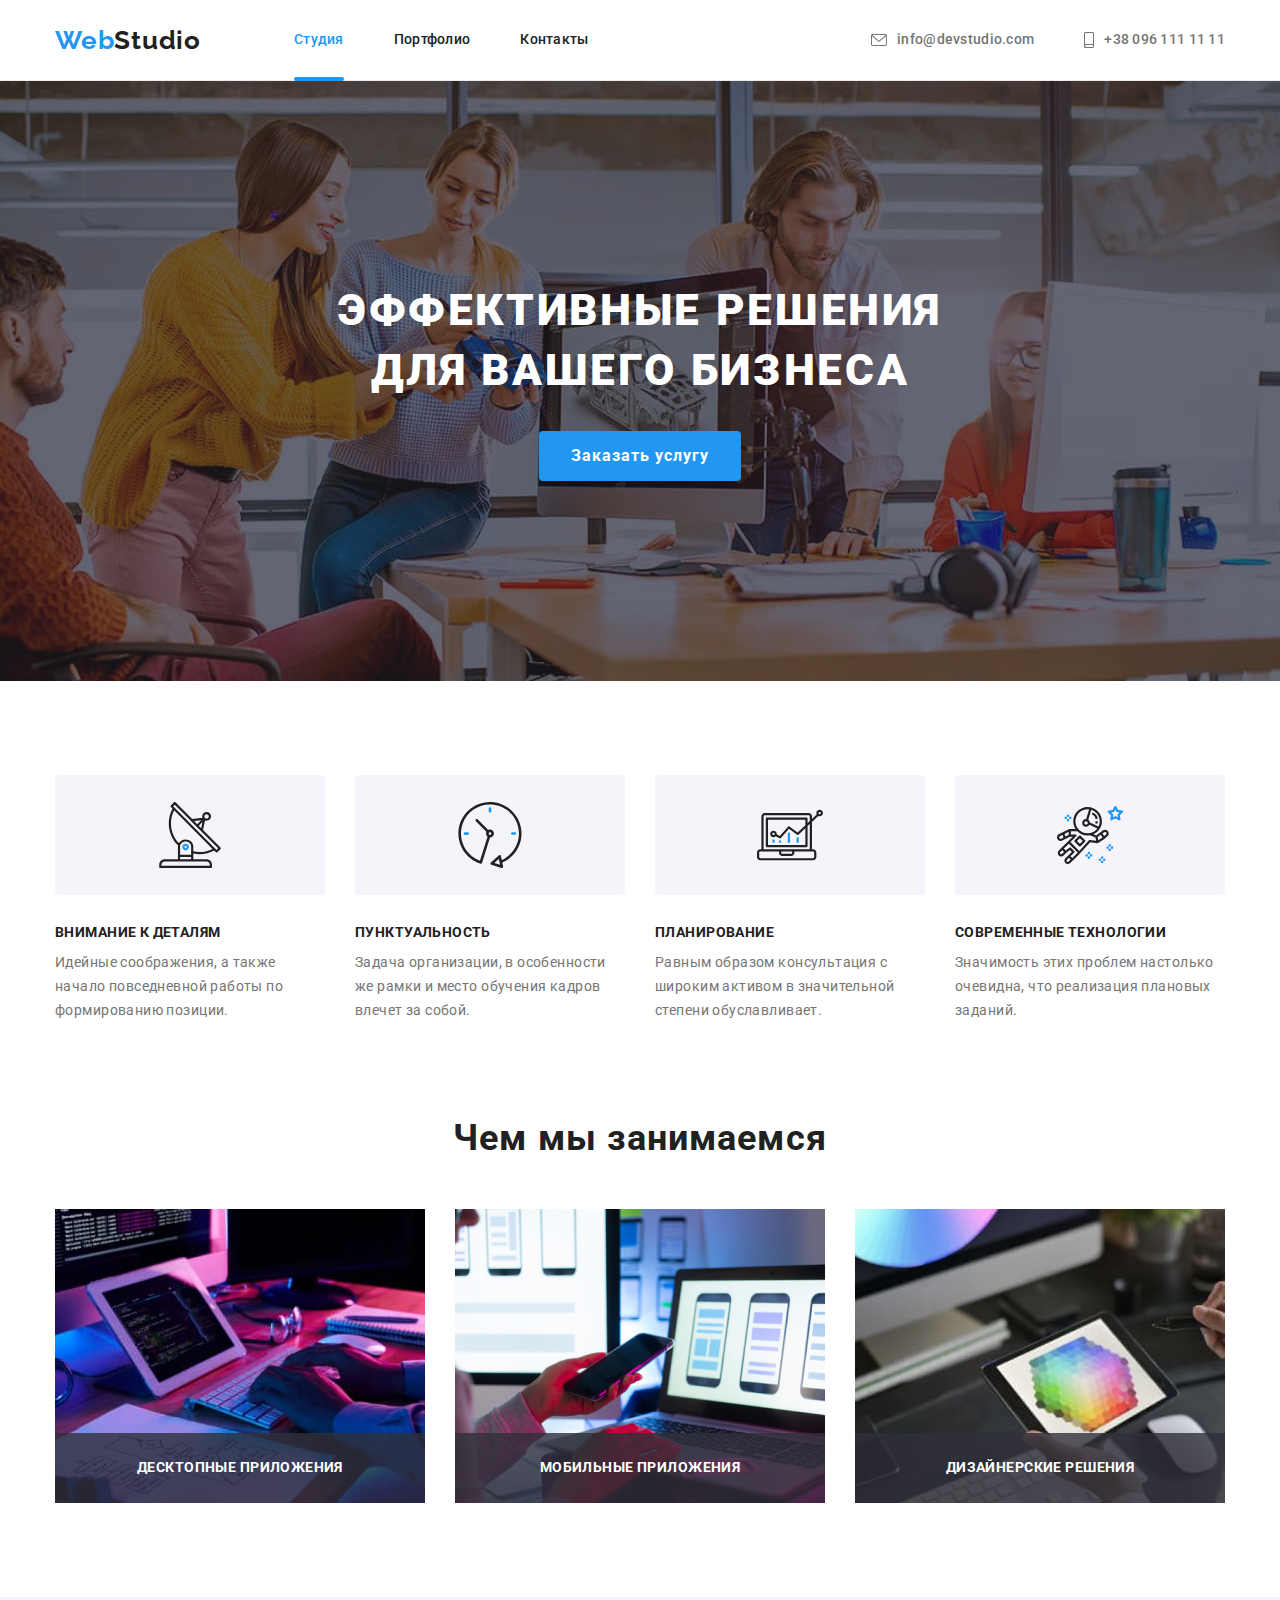
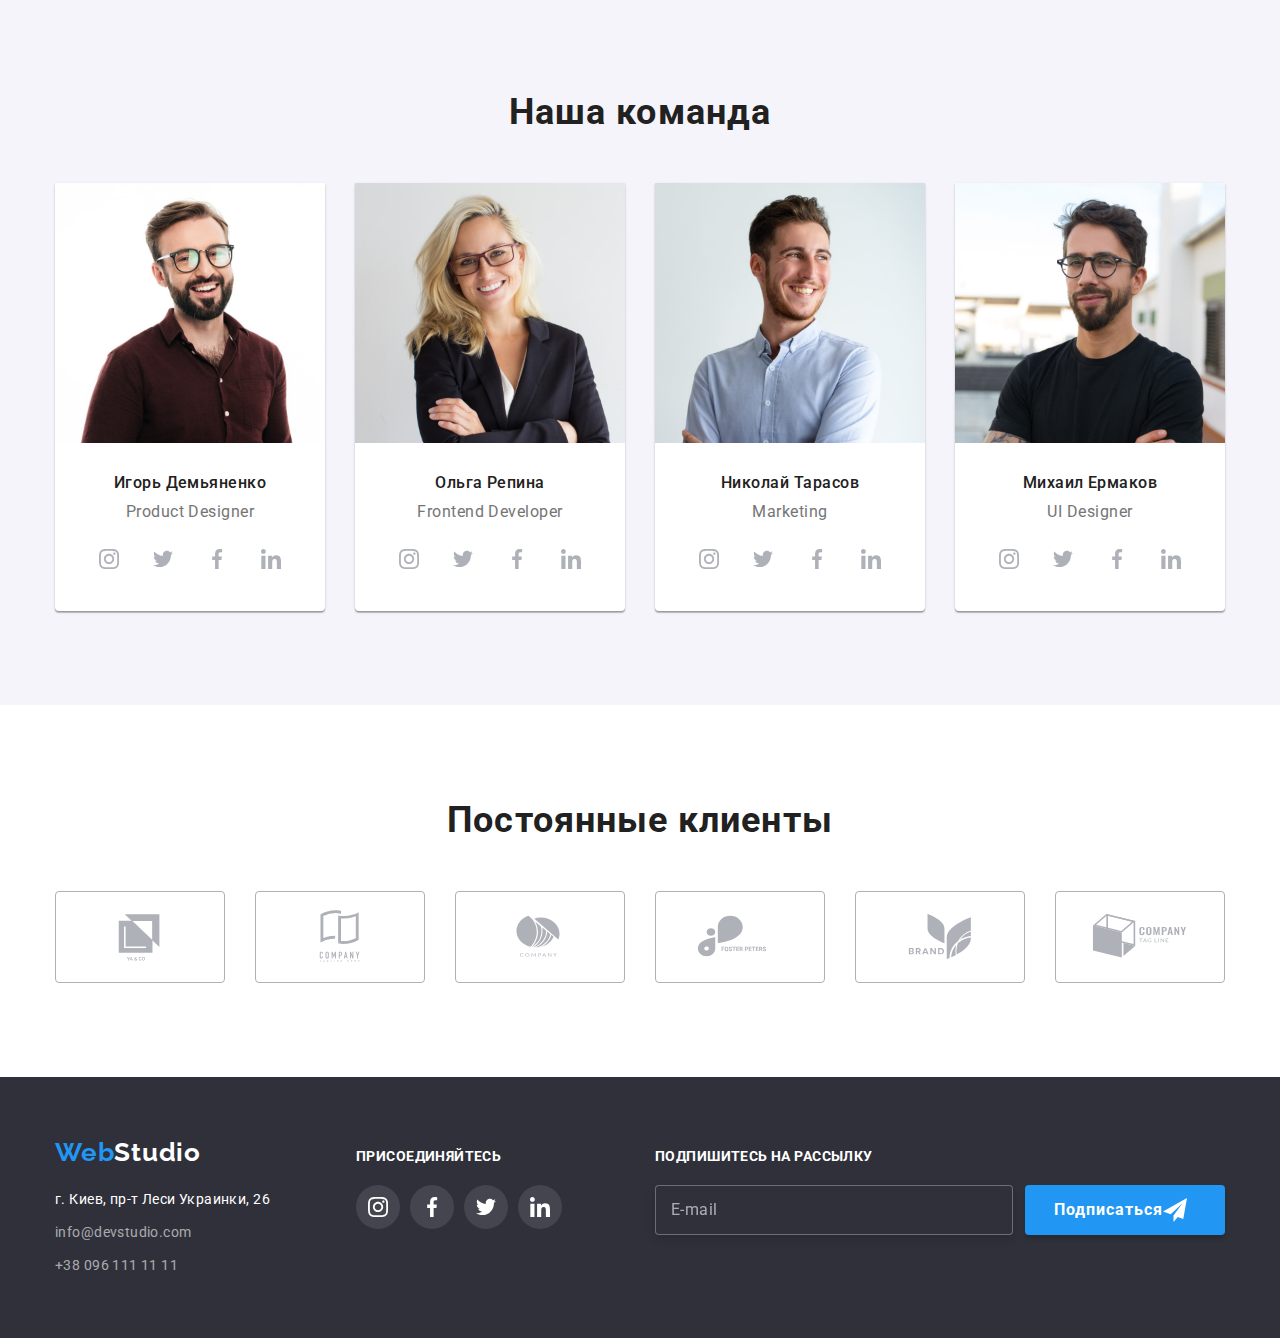
<file: index.html>
<!DOCTYPE html>
<html lang="ru">
<head>
    <meta charset="UTF-8">
    <meta http-equiv="X-UA-Compatible" content="IE=edge">
    <meta name="viewport" content="width=device-width, initial-scale=1.0">
    <link href="https://fonts.googleapis.com/css2?family=Raleway:wght@700&family=Roboto:wght@400;500;700;900&display=swap"
    rel="stylesheet">
    <link rel="stylesheet" href="https://cdnjs.cloudflare.com/ajax/libs/modern-normalize/1.1.0/modern-normalize.css"
    integrity="sha512-Y0MM+V6ymRKN2zStTqzQ227DWhhp4Mzdo6gnlRnuaNCbc+YN/ZH0sBCLTM4M0oSy9c9VKiCvd4Jk44aCLrNS5Q=="
    crossorigin="anonymous" referrerpolicy="no-referrer" />
    <link rel="stylesheet" href="./css/main.min.css">
    <title>Document</title>
</head>
<body>
    <header class="header">
        <div class="container header__container">
                <a href="./index.html" class="logo">
                    Web<span class="logo__black">Studio</span>  
                </a>
                <nav class="navigation header__navigation">
                    <ul class="menu-list">
                        <li class="menu-list__item">
                            <a href="" class="menu-list__link menu-list__link--current">Студия</a>
                        </li>
                        <li class="menu-list__item">
                            <a href="./portfolio.html" class="menu-list__link">Портфолио</a>
                        </li>
                        <li class="menu-list__item">
                            <a href="" class="menu-list__link">Контакты</a>
                        </li>
                    </ul>
                </nav>
                    <ul class="connect">
                        <li class="connect__item">
                            <a href="mailto:info@devstudio.com" class="connect__link">
                                <svg class="connect__icon" width="16" height="12">
                                    <use href="./images/icons.svg#icon-envelope"></use>
                                </svg>
                                info@devstudio.com</a>
                        </li>
                        <li class="connect__item">
                            <a href="tel:+380961111111" class="connect__link">
                                <svg class="connect__icon" width="10" height="16">
                                    <use href="./images/icons.svg#icon-smartphone"></use>
                                </svg>
                                +38 096 111 11 11</a>
                        </li>
                    </ul>
        </div>
    </header>
    <main>
        <section class="hero">
            <div class="container">
                <h1 class="hero__title">Эффективные решения для вашего бизнеса</h1>
                <button type="button" class="hero__btn" data-modal-open>Заказать услугу</button>
            </div>
        </section>
    <section class="section">
        <div class="container">
            <h2 class="visually-hidden">Особенности</h2>
            <ul class="preference">
                <li class="preference__item">
                    <div class="preference__box">
                    <svg width="66" height="70">
                        <use href="./images/icons.svg#icon-antenna"></use>
                    </svg>
                    </div>
                    <h3 class="preference__title">Внимание к деталям</h3>
                    <p class="preference__text">Идейные соображения, а также начало повседневной работы по формированию позиции.</p>
                </li>
                <li class="preference__item">
                    <div class="preference__box">
                    <svg  width="66" height="70">
                        <use href="./images/icons.svg#icon-clock"></use>
                    </svg>
                    </div>
                    <h3 class="preference__title">Пунктуальность</h3>
                    <p class="preference__text">Задача организации, в особенности же рамки и место обучения кадров влечет за собой.</p>
                </li>
                <li class="preference__item">
                    <div class="preference__box">
                    <svg  width="66" height="70">
                        <use href="./images/icons.svg#icon-diagram"></use>
                    </svg>
                    </div>
                    <h3 class="preference__title">Планирование</h3>
                    <p class="preference__text">Равным образом консультация с широким активом в значительной степени обуславливает.</p>
                </li>
                <li class="preference__item">
                    <div class="preference__box">
                    <svg width="66" height="70">
                        <use href="./images/icons.svg#icon-astronaut"></use>
                    </svg>
                    </div>
                    <h3 class="preference__title">Современные технологии</h3>
                    <p class="preference__text">Значимость этих проблем настолько очевидна, что реализация плановых заданий.</p>
                </li>
            </ul>
        </div>
    </section>
    <section class="section section--no-pad-top">
        <div class="container">
            <h2 class="section__title">Чем мы занимаемся</h2>
            <ul class="activity-list">
                <li class="activity__item">
                    <img src="./images/img1.jpg" alt="Верстка" class="activity__img">
                    <p class="activity__toptext">Десктопные приложения</p>
                </li>
                <li class="activity__item">
                    <img src="./images/img2.jpg" alt="Дизайн" class="activity__img">
                    <p class="activity__toptext">Мобильные приложения</p>
                </li>
                <li class="activity__item">
                    <img src="./images/img3.jpg" alt="Внешнее оформление" class="activity__img">
                    <p class="activity__toptext">Дизайнерские решения </p>
                </li>
            </ul>
        </div>
    </section>
        <section class="section section--background">
            <div class="container">
                <h2 class="section__title">Наша команда</h2>
                <ul class="team">
                    <li class="team__item">
                    <img src="./images/photo1.jpg" alt="Молодой мужчина" width="270" class="team__img">
                    <div class="team__card">
                        <h3 class="team__title">Игорь Демьяненко</h3>
                        <p class="team__text">Product Designer</p>
                        <ul class="social list">
                            <li class="social__item">
                                <a href="" class="social__link">
                                <svg class="social__icon" width="20" height="20">
                                    <use href="./images/icons.svg#icon-instagram"></use>
                                </svg>
                                </a>
                            </li>
                            <li class="social__item">
                                <a href="" class="social__link">
                                <svg class="social__icon" width="20" height="20">
                                    <use href="./images/icons.svg#icon-twitter"></use>
                                </svg>
                                </a>
                            </li>
                            <li class="social__item">
                                <a href="" class="social__link">
                                <svg class="social__icon" width="20" height="20">
                                    <use href="./images/icons.svg#icon-facebook"></use>
                                </svg>
                                </a>
                            </li>
                            <li class="social__item">
                                <a href="" class="social__link">
                                <svg class="social__icon" width="20" height="20">
                                    <use href="./images/icons.svg#icon-linkedin"></use>
                                </svg>
                                </a>
                            </li>
                        </ul>
                        </div>
                    </li>
                    <li class="team__item">
                    <img src="./images/photo2.jpg" alt="Молодая девушка в очках" width="270" class="team__img">
                    <div class="team__card">
                        <h3 class="team__title">Ольга Репина</h3>
                        <p class="team__text">Frontend Developer</p>
                    
                    <ul class="social">
                        <li class="social__item">
                            <a href="" class="social__link">
                                <svg class="social__icon" width="20" height="20">
                                    <use href="./images/icons.svg#icon-instagram"></use>
                                </svg>
                            </a>
                        </li>
                        <li class="social__item">
                            <a href="" class="social__link">
                                <svg class="social__icon" width="20" height="20">
                                    <use href="./images/icons.svg#icon-twitter"></use>
                                </svg>
                            </a>
                        </li>
                        <li class="social__item">
                            <a href="" class="social__link">
                                <svg class="social__icon" width="20" height="20">
                                    <use href="./images/icons.svg#icon-facebook"></use>
                                </svg>
                            </a>
                        </li>
                        <li class="social__item">
                            <a href="" class="social__link">
                                <svg class="social__icon" width="20" height="20">
                                    <use href="./images/icons.svg#icon-linkedin"></use>
                                </svg>
                            </a>
                        </li>
                    </ul>
                    </div>
                    </li>
                    <li class="team__item">
                    <img src="./images/photo3.jpg" alt="Молодой мужчина улыбается" width="270" class="team__img">
                    <div class="team__card">
                        <h3 class="team__title">Николай Тарасов</h3>
                        <p class="team__text">Marketing</p>
                    
                    <ul class="social">
                        <li class="social__item">
                            <a href="" class="social__link">
                                <svg class="social__icon" width="20" height="20">
                                    <use href="./images/icons.svg#icon-instagram"></use>
                                </svg>
                            </a>
                        </li>
                        <li class="social__item">
                            <a href="" class="social__link">
                                <svg class="social__icon" width="20" height="20">
                                    <use href="./images/icons.svg#icon-twitter"></use>
                                </svg>
                            </a>
                        </li>
                        <li class="social__item">
                            <a href="" class="social__link">
                                <svg class="social__icon" width="20" height="20">
                                    <use href="./images/icons.svg#icon-facebook"></use>
                                </svg>
                            </a>
                        </li>
                        <li class="social__item">
                            <a href="" class="social__link">
                                <svg class="social__icon" width="20" height="20">
                                    <use href="./images/icons.svg#icon-linkedin"></use>
                                </svg>
                            </a>
                        </li>
                    </ul>
                    </div>
                    </li>
                    <li class="team__item">
                    <img src="./images/photo4.jpg" alt="Молодой мужчина в очках с бородой" width="270" class="team__img">
                    <div class="team__card">
                        <h3 class="team__title">Михаил Ермаков</h3>
                        <p class="team__text">UI Designer</p>
                    
                    <ul class="social">
                        <li class="social__item">
                            <a href="" class="social__link">
                                <svg class="social__icon" width="20" height="20">
                                    <use href="./images/icons.svg#icon-instagram"></use>
                                </svg>
                            </a>
                        </li>
                        <li class="social__item">
                            <a href="" class="social__link">
                                <svg class="social__icon" width="20" height="20">
                                    <use href="./images/icons.svg#icon-twitter"></use>
                                </svg>
                            </a>
                        </li>
                        <li class="social__item">
                            <a href="" class="social__link">
                                <svg class="social__icon" width="20" height="20">
                                    <use href="./images/icons.svg#icon-facebook"></use>
                                </svg>
                            </a>
                        </li>
                        <li class="social__item">
                            <a href="" class="social__link">
                                <svg class="social__icon" width="20" height="20">
                                    <use href="./images/icons.svg#icon-linkedin"></use>
                                </svg>
                            </a>
                        </li>
                    </ul>
                    </li>
                </ul>
                </div>
            </div>
        </section>
        <section class="section">
            <div class="container">
                <h2 class="section__title clients__title--margin">Постоянные клиенты</h2>
                <ul class="clients">
                    <li class="clients__item">
                        <a href="" class="clients__link">
                            <svg width="106" height="60">
                                <use href="./images/icons.svg#icon-Logo"></use>
                            </svg>
                        </a>
                    </li>
                    <li class="clients__item">
                        <a href="" class="clients__link">
                            <svg width="106" height="60">
                                <use href="./images/icons.svg#icon-Logo1"></use>
                            </svg>
                        </a>
                    </li>
                    <li class="clients__item">
                        <a href="" class="clients__link">
                            <svg width="106" height="60">
                                <use href="./images/icons.svg#icon-Logo2"></use>
                            </svg>
                        </a>
                    </li>
                    <li class="clients__item">
                        <a href="" class="clients__link">
                            <svg width="106" height="60">
                                <use href="./images/icons.svg#icon-Logo3"></use>
                            </svg>
                        </a>
                    </li>
                    <li class="clients__item">
                        <a href="" class="clients__link">
                            <svg width="106" height="60">
                                <use href="./images/icons.svg#icon-Logo4"></use>
                            </svg>
                        </a>
                    </li>
                    <li class="clients__item">
                        <a href="" class="clients__link">
                            <svg width="106" height="60">
                                <use href="./images/icons.svg#icon-Logo5"></use>
                            </svg>
                        </a>
                    </li>
                </ul>
            </div>
        </section>
    </main>
    <footer class="footer">
        <div class="container">
            <div class="footer--flex">
                <a href="" class="logo footer--logo link">
                    Web<span class="logo__white">Studio</span>
                </a>
                <address class="address address--margin">
                    <p class="address__street">г. Киев, пр-т Леси Украинки, 26</p>
                    <ul class="address__list">
                        <li class="address__item">
                            <a href="mailto:info@devstudio.com" class="address__contact">info@devstudio.com</a>
                        </li>
                        <li class="address__item">
                            <a href="tel:+380961111111" class="address__contact">+38 096 111 11 11</a>
                        </li>
                    </ul>
                </address>
            </div>
        <div class="acept">
            <h3 class="title-footer acept__title">присоединяйтесь</h3>
            <ul class="acept__list">
                <li class="acept__item"><a href="" class="acept__link">
                    <svg class="acept__icons" width="20" height="20">
                        <use href="./images/icons.svg#icon-instagram"></use>
                    </svg>
                </a></li>
                <li class="acept__item"><a href="" class="acept__link">
                    <svg class="acept__icons" width="20" height="20">
                        <use href="./images/icons.svg#icon-facebook"></use>
                    </svg>
                </a></li>
                <li class="acept__item"><a href="" class="acept__link">
                    <svg class="acept__icons" width="20" height="20">
                        <use href="./images/icons.svg#icon-twitter"></use>
                    </svg>
                </a></li>
                <li class="acept__item"><a href="" class="acept__link">
                    <svg class="acept__icons" width="20" height="20">
                        <use href="./images/icons.svg#icon-linkedin"></use>
                    </svg>
                </a></li>
            </ul>
        </div>
    <div class="submit">
        <h3 class="title-footer ">Подпишитесь на рассылку</h3>
        <form class="footer-form">
            <div class="form-wrap">
            <label for="user-email"></label>
            <input type="text" name="user-email" placeholder="E-mail" class="input-email">
            
            <button type="submit" class="button-submit">Подписаться
                <svg class="submit-btn-icon" width="24" height="24">
                    <use href="./images/icons.svg#icon-icon-send" class="button-submit__icon"></use>
                </svg>
            </button>
            </div>
        </form>
    </div>
    </div>
    </footer>
    <div class="backdrop is-hidden" data-modal>
        <div class="modal">
            <button type="button" class="close-modal-btn" data-modal-close>
                <svg class="close-btn-icon" width="14" height="14">
                    <use href="./images/icons.svg#icon-close-modal" class="icon-modal"></use>
                </svg>
            </button>
            <p class="modal-title">Оставьте свои данные, мы вам перезвоним</p>
            <form class="modal-form">
                <div class="modal-field">
                <label for="user-name" class="madal-lable">Имя</label>
                <div class="modal-input-wrap">
                <input 
                type="text"
                class="modal-input"
                name="user-name"
                id="user-name"
                required
                >
                <svg class="input-icon" width="18" height="18">
                    <use href="./images/icons.svg#icon-person"></use>
                </svg>
                </div>
                </div>
                <div class="modal-field">
                <label for="user-phone" class="madal-lable">Телефон</label>
                <div class="modal-input-wrap">
                <input type="tel"
                class="modal-input"
                name="user-phone"
                id="user-phone"
                required>
                <svg class="input-icon" width="18" height="18">
                    <use href="./images/icons.svg#icon-phone-black"></use>
                </svg>
                </div>
                </div>
                <div class="modal-field">
                <label for="user-email" class="madal-lable">Почта</label>
                <div class="modal-input-wrap">
                <input type="text"
                class="modal-input"
                name="user-email"
                id="user-email"
                required>
                <svg class="input-icon" width="18" height="18">
                    <use href="./images/icons.svg#icon-email-black"></use>
                </svg>
                </div>
                </div>
                <label for="user-text" class="madal-lable">Комментарий</label>
                <div class="text-wrap">
                <textarea name="user-text" id="user-text" placeholder="Введите текст" class="modal-coment"></textarea>
                </div>
                <div class="modal-checkbox">
                    <input 
                    type="checkbox"
                    class="input-checkbox visually-hidden"
                    id="input-checkbox"
                    name="policy"
                    value="policy"
                    >
                    <label for="input-checkbox" class="check-text">
                        <span>
                            <svg class="check-icon" width="15" height="14">
                                <use href="./images/icons.svg#icon-checkbox"></use>
                            </svg>
                        </span> Соглашаюсь с рассылкой и принимаю&nbsp;<a href="./index.html" class="contract">Условия договора</a></label>
                </div>
                <button type="submit" class="modal-send">Отправить</button>
            </form>
        </div>
    </div>
    <script src="./js/modal.js"></script>
</body>
</html>
</file>
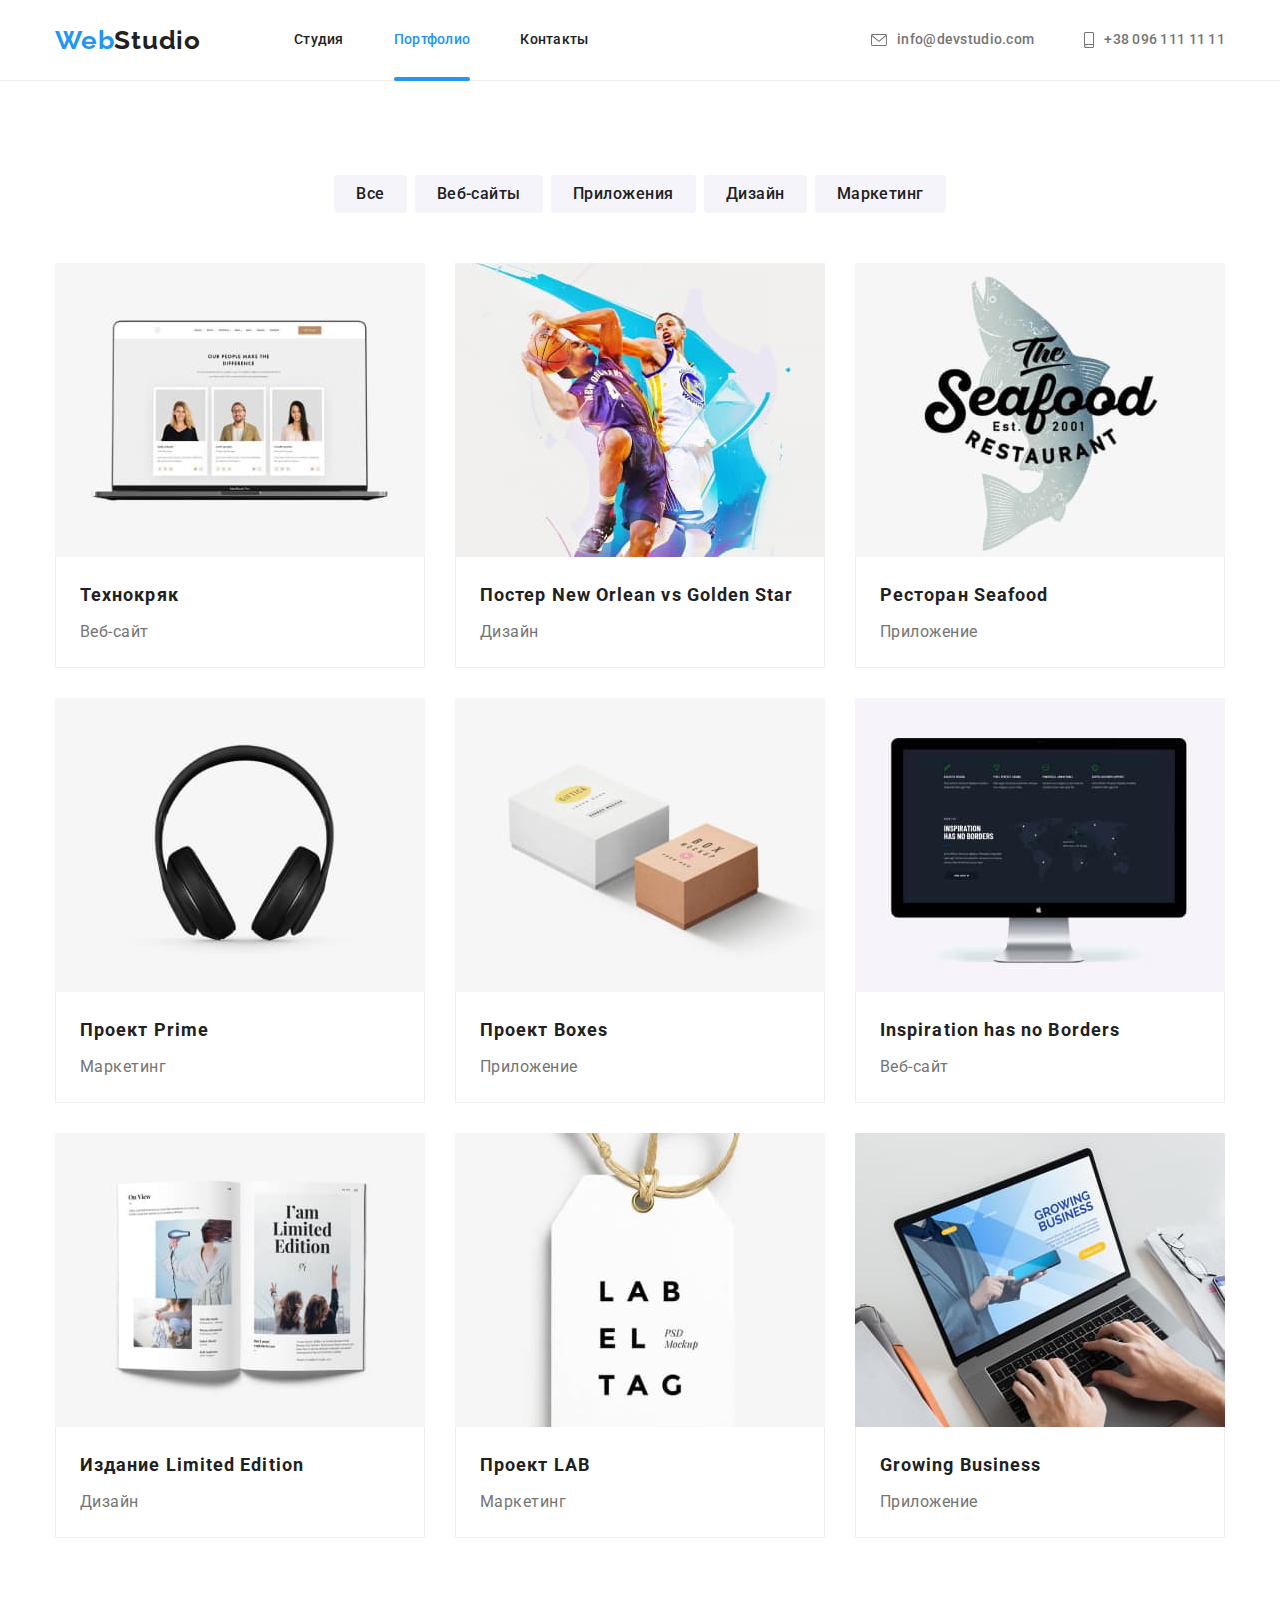
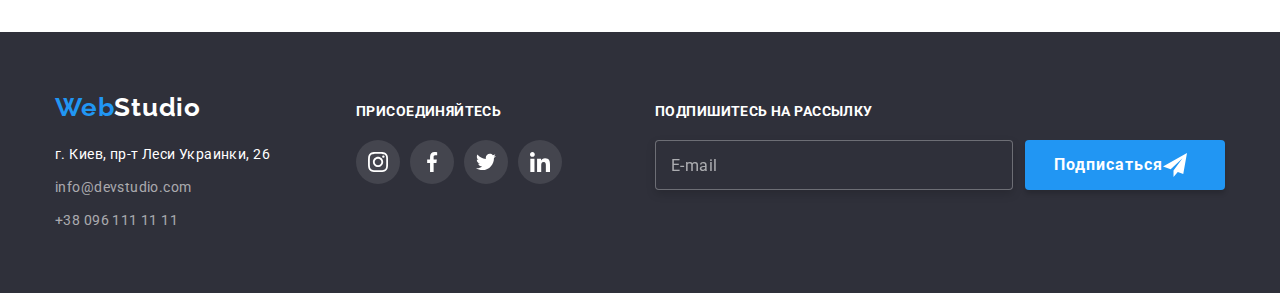
<file: portfolio.html>
<!DOCTYPE html>
<html lang="en">
<head>
    <meta charset="UTF-8">
    <meta http-equiv="X-UA-Compatible" content="IE=edge">
    <meta name="viewport" content="width=device-width, initial-scale=1.0">
    <link href="https://fonts.googleapis.com/css2?family=Raleway:wght@700&family=Roboto:wght@400;500;700;900&display=swap"
    rel="stylesheet">
    <link rel="stylesheet" href="https://cdnjs.cloudflare.com/ajax/libs/modern-normalize/1.1.0/modern-normalize.css"
    integrity="sha512-Y0MM+V6ymRKN2zStTqzQ227DWhhp4Mzdo6gnlRnuaNCbc+YN/ZH0sBCLTM4M0oSy9c9VKiCvd4Jk44aCLrNS5Q=="
    crossorigin="anonymous" referrerpolicy="no-referrer" />
    <link rel="stylesheet" href="./css/main.min.css">
    <title>Portfolio</title>
</head>
<body>
    <header class="header">
        <div class="container header__container">
            <a href="./index.html" class="logo">
                Web<span class="logo__black">Studio</span>
            </a>
            <nav class="navigation header__navigation">
                <ul class="menu-list">
                    <li class="menu-list__item">
                        <a href="./index.html" class="menu-list__link">Студия</a>
                    </li>
                    <li class="menu-list__item">
                        <a href="./portfolio.html" class="menu-list__link menu-list__link--current">Портфолио</a>
                    </li>
                    <li class="menu-list__item">
                        <a href="" class="menu-list__link">Контакты</a>
                    </li>
                </ul>
            </nav>
            <ul class="connect">
                <li class="connect__item">
                    <a href="mailto:info@devstudio.com" class="connect__link">
                        <svg class="connect__icon" width="16" height="12">
                            <use href="./images/icons.svg#icon-envelope"></use>
                        </svg>
                        info@devstudio.com</a>
                </li>
                <li class="connect__item">
                    <a href="tel:+380961111111" class="connect__link">
                        <svg class="connect__icon" width="10" height="16">
                            <use href="./images/icons.svg#icon-smartphone"></use>
                        </svg>
                        +38 096 111 11 11</a>
                </li>
            </ul>
        </div>
    </header>
    <main class="main-portfolio">
        <section class="section">
            <h1 class="visually-hidden">Виды услуг</h1>
            <div class="container">
                <ul class="portfolio-list">
                    <li class="portfolio-item">
                        <button type="button" class="portfolio-btn">Все</button>
                    </li>
                    <li class="portfolio-item">
                        <button type="button" class="portfolio-btn">Веб-сайты</button>
                    </li>
                    <li class="portfolio-item">
                        <button type="button" class="portfolio-btn">Приложения</button>
                    </li>
                    <li class="portfolio-item">
                        <button type="button" class="portfolio-btn">Дизайн</button>
                    </li>
                    <li class="portfolio-item">
                        <button type="button" class="portfolio-btn">Маркетинг</button>
                    </li>
                </ul>
                <ul class="portfolio-galery-list">
                    <li class="galery-item">
                        <a href="" class="galery-link link">
                            <div class="galery-top-wrap">
                                <img src="./images/img-website.jpg" alt="Монитор ноутбука с людьми" width="370" height="294" class="galery-img">
                                <p class="galery-top-text">
                                    Ресурс предлагает комплексные предложения с разным уровнем функционала и сервисов. Все это позволит посетителю
                                    получить
                                    исчерпывающие сведения о компании или частном лице.
                                </p>
                            </div>
                            <div class="cards">
                                <h2 class="galery-title">Технокряк</h2>
                                <p class="galery-text">Веб-сайт</p>
                            </div>
                        </a>
                    </li>
                    <li class="galery-item">
                        <a href="" class="galery-link link">
                            <div class="galery-top-wrap">
                            <img src="./images/img-design.jpg" alt="Игроки баскетбола с мячем" width="370" height="294" class="galery-img">
                            <p class="galery-top-text">
                                Ресурс предлагает комплексные предложения с разным уровнем функционала и сервисов. Все это позволит посетителю
                                получить
                                исчерпывающие сведения о компании или частном лице.
                            </p>
                            </div>
                            <div class="cards">
                                <h2 class="galery-title">Постер New Orlean vs Golden Star</h2>
                                <p class="galery-text">Дизайн</p>
                            </div>
                        </a>
                    </li>
                    <li class="galery-item">
                        <a href="" class="galery-link link">
                            <div class="galery-top-wrap">
                            <img src="./images/img-restorant.jpg" alt="Емблема ресторана" width="370" height="294" class="galery-img">
                            <p class="galery-top-text">
                                Ресурс предлагает комплексные предложения с разным уровнем функционала и сервисов. Все это позволит посетителю
                                получить
                                исчерпывающие сведения о компании или частном лице.
                            </p>
                            </div>
                            <div class="cards">
                                <h2 class="galery-title">Ресторан Seafood</h2>
                                <p class="galery-text">Приложение</p>
                            </div>
                        </a>
                    </li>
                    <li class="galery-item">
                        <a href="" class="galery-link link">
                            <div class="galery-top-wrap">
                            <img src="./images/img-headphone.jpg" alt="Навушники" width="370" height="294" class="galery-img">
                            <p class="galery-top-text">
                                Ресурс предлагает комплексные предложения с разным уровнем функционала и сервисов. Все это позволит посетителю
                                получить
                                исчерпывающие сведения о компании или частном лице.
                            </p>
                            </div>
                            <div class="cards">
                                <h2 class="galery-title">Проект Prime</h2>
                                <p class="galery-text">Маркетинг</p>
                            </div>
                        </a>   
                    </li>
                    <li class="galery-item">
                        <a href="" class="galery-link link">
                            <div class="galery-top-wrap">
                            <img src="./images/img-boxes.jpg" alt="Две коробки" width="370" height="294" class="galery-img">
                            <p class="galery-top-text">
                                Ресурс предлагает комплексные предложения с разным уровнем функционала и сервисов. Все это позволит посетителю
                                получить
                                исчерпывающие сведения о компании или частном лице.
                            </p>
                            </div>
                            <div class="cards">
                                <h2 class="galery-title">Проект Boxes</h2>
                                <p class="galery-text">Приложение</p>
                            </div>
                        </a>
                    </li>
                    <li class="galery-item">
                        <a href="" class="galery-link link">
                            <div class="galery-top-wrap">
                            <img src="./images/img-net.jpg" alt="Стацыонарный компютер" width="370" height="294" class="galery-img">
                            <p class="galery-top-text">
                                Ресурс предлагает комплексные предложения с разным уровнем функционала и сервисов. Все это позволит посетителю
                                получить
                                исчерпывающие сведения о компании или частном лице.
                            </p>
                            </div>
                            <div class="cards">
                                <h2 class="galery-title">Inspiration has no Borders</h2>
                                <p class="galery-text">Веб-сайт</p>
                            </div>
                        </a> 
                    </li>
                    <li class="galery-item">
                        <a href="" class="galery-link link">
                            <div class="galery-top-wrap">
                            <img src="./images/img-book.jpg" alt="Открытая книга" width="370" height="294" class="galery-img">
                            <p class="galery-top-text">
                                Ресурс предлагает комплексные предложения с разным уровнем функционала и сервисов. Все это позволит посетителю
                                получить
                                исчерпывающие сведения о компании или частном лице.
                            </p>
                            </div>
                            <div class="cards">
                                <h2 class="galery-title">Издание Limited Edition</h2>
                                <p class="galery-text">Дизайн</p>
                            </div>
                        </a>   
                    </li>
                    <li class="galery-item">
                        <a href="" class="galery-link link">
                            <div class="galery-top-wrap">
                            <img src="./images/img-label.jpg" alt="Надпись на верьовке" width="370" height="294" class="galery-img">
                            <p class="galery-top-text">
                                Ресурс предлагает комплексные предложения с разным уровнем функционала и сервисов. Все это позволит посетителю
                                получить
                                исчерпывающие сведения о компании или частном лице.
                            </p>
                            </div>
                            <div class="cards">
                                <h2 class="galery-title">Проект LAB</h2>
                                <p class="galery-text">Маркетинг</p>
                            </div>
                        </a>
                    </li>
                    <li class="galery-item">
                        <a href="" class="galery-link link">
                            <div class="galery-top-wrap">
                            <img src="./images/img-folder.jpg" alt="Открытый ноутбук с програмой" width="370" height="294" class="galery-img">
                            <p class="galery-top-text">
                                Ресурс предлагает комплексные предложения с разным уровнем функционала и сервисов. Все это позволит посетителю
                                получить
                                исчерпывающие сведения о компании или частном лице.
                            </p>
                            </div>
                            <div class="cards">
                                <h2 class="galery-title">Growing Business</h2>
                                <p class="galery-text">Приложение</p>
                            </div>
                        </a>
                    </li>
                </ul>
            </div>
        </section>   
    </main>
    <footer class="footer">
        <div class="container">
            <div class="footer--flex">
                <a href="" class="logo footer--logo link">
                    Web<span class="logo__white">Studio</span>
                </a>
                <address class="address address--margin">
                    <p class="address__street">г. Киев, пр-т Леси Украинки, 26</p>
                    <ul class="address__list list">
                        <li class="address__item">
                            <a href="mailto:info@devstudio.com" class="address__contact">info@devstudio.com</a>
                        </li>
                        <li class="address__item">
                            <a href="tel:+380961111111" class="address__contact">+38 096 111 11 11</a>
                        </li>
                    </ul>
                </address>
            </div>
            <div class="acept">
                <h3 class="title-footer acept__title">присоединяйтесь</h3>
                <ul class="acept__list list">
                    <li class="acept__item"><a href="" class="acept__link">
                            <svg class="acept__icons" width="20" height="20">
                                <use href="./images/icons.svg#icon-instagram"></use>
                            </svg>
                        </a></li>
                    <li class="acept__item"><a href="" class="acept__link">
                            <svg class="acept__icons" width="20" height="20">
                                <use href="./images/icons.svg#icon-facebook"></use>
                            </svg>
                        </a></li>
                    <li class="acept__item"><a href="" class="acept__link">
                            <svg class="acept__icons" width="20" height="20">
                                <use href="./images/icons.svg#icon-twitter"></use>
                            </svg>
                        </a></li>
                    <li class="acept__item"><a href="" class="acept__link">
                            <svg class="acept__icons" width="20" height="20">
                                <use href="./images/icons.svg#icon-linkedin"></use>
                            </svg>
                        </a></li>
                </ul>
            </div>
            <div class="submit">
                <h3 class="title-footer">Подпишитесь на рассылку</h3>
                <form class="footer-form">
                    <div class="form-wrap">
                        <label for="user-email"></label>
                        <input type="text" name="user-email" placeholder="E-mail" class="input-email">
                        <button type="submit" class="button-submit">Подписаться
                            <svg class="submit-btn-icon" width="24" height="24">
                                <use href="./images/icons.svg#icon-icon-send" class="button-submit__icon"></use>
                            </svg>
                        </button>
                    </div>
                </form>
            </div>
        </div>
    </footer>
</body>
</html>
</file>
<file: css/main.min.css>
:root{--accent-color: #2196F3;--primary-text-color: #212121;--header-background-color: #FFFFFF;--footer-background: #2F303A;--second-text-color: #757575;--typical-margin: 30px;--icons-color: #AFB1B8;--hoover-duration: 250ms;--hover-time-function: cubic-bezier(0.4, 0, 0.2, 1)}body{font-family:"Roboto",sans-serif;color:var(--primary-text-color);background-color:#fff;position:relative}p,h1,h2,h3,h4,h5,h6{margin:0}ul,ol{padding-left:0;margin:0;list-style:none;padding:0;margin:0}img{display:block;height:auto;max-width:100%}button{outline:none;border:none}.visually-hidden{position:absolute;width:1px;height:1px;margin:-1px;border:0;padding:0;white-space:nowarp;clip-path:insert(100%);clip:rect(0 0 0 0);overflow:hidden}.link{text-decoration:none}button{cursor:pointer}.section{padding-top:94px;padding-bottom:94px}.container{width:1200px;padding-left:15px;padding-right:15px;margin-left:auto;margin-right:auto}.header{border-bottom:1px solid #ececec;background-color:var(--header-background-color)}.header__container{display:flex;align-items:center}.header__navigation{margin-left:93px}.logo{text-decoration:none;font-family:"Raleway",sans-serif;font-weight:700;font-size:26px;line-height:1.19;letter-spacing:.03em;color:var(--accent-color)}.logo__black{font-family:"Raleway",sans-serif;font-weight:700;color:var(--primary-text-color)}.logo__white{color:#fff}.menu-list{display:flex;align-items:center}.menu-list__item:not(:last-child){margin-right:50px}.menu-list__link{text-decoration:none;position:relative;display:block;padding-top:32px;padding-bottom:32px;font-weight:500;font-size:14px;line-height:1.14;letter-spacing:.02em;color:inherit;transition:color var(--hoover-duration) var(--hover-time-function)}.menu-list__link:hover,.menu-list__link:focus{color:var(--accent-color)}.menu-list__link--current{color:var(--accent-color)}.menu-list__link--current::after{position:absolute;bottom:-1px;left:0;content:"";display:block;background:#2196f3;border-radius:2px;width:100%;height:4px}.connect{display:flex;margin-left:auto}.connect__item:not(:last-child){margin-right:50px}.connect__link{text-decoration:none;display:block;padding-top:32px;padding-bottom:32px;font-weight:500;font-size:14px;line-height:1.14;letter-spacing:.02em;color:var(--second-text-color)}.connect__link{display:flex;align-items:center;text-align:center;transition:color var(--hoover-duration) var(--hover-time-function)}.connect__link:hover,.connect__link:focus{color:var(--accent-color)}.connect__icon{display:flex;margin-right:10px;fill:currentColor}.hero{background-color:#2f303a;padding-top:200px;padding-bottom:200px;text-align:center;background-image:linear-gradient(rgba(47, 48, 58, 0.4), rgba(47, 48, 58, 0.4)),url(../images/bg.jpg);background-repeat:no-repeat;background-position:center;background-size:cover;max-width:1600px;margin:0 auto}.hero__title{color:#fff;font-weight:900;font-size:44px;line-height:1.36;letter-spacing:.06em;max-width:700px;margin-left:auto;margin-right:auto;margin-bottom:30px;text-transform:uppercase}.hero__btn{text-align:center;padding:10px 32px;min-width:200px;font-family:inherit;font-weight:700;font-size:16px;line-height:1.88;letter-spacing:.06em;color:#fff;background:var(--accent-color);box-shadow:0px 4px 4px rgba(0,0,0,.15);border-radius:4px}.backdrop{position:fixed;top:0;width:100%;height:100%;background-color:rgba(0,0,0,.2);transition:opacity 500ms,visibility 500ms}.is-hidden{opacity:0;pointer-events:none;visibility:hidden}.backdrop.is-hidden .modal{transform:scale(0.5) rotate(-250deg)}.modal{position:absolute;width:528px;min-height:581;background-color:#fff;box-shadow:0px 1px 3px rgba(0,0,0,.12),0px 1px 1px rgba(0,0,0,.14),0px 2px 1px rgba(0,0,0,.2);border-radius:4px;top:50%;left:50%;transition:transform 300ms;transform:translate(-50%, -50%) scale(1) rotate(0);padding:40px}.close-modal-btn{position:absolute;top:8px;right:8px;width:30px;height:30px;border-radius:50%;background:#fff;border:1px solid rgba(0,0,0,.1);box-sizing:border-box;display:flex;align-items:center;justify-content:center}.close-btn-icon{fill:#000;transition:fill var(--hoover-duration) var(--hover-time-function)}.close-btn-icon:hover,.close-btn-icon:focus{fill:var(--accent-color);outline:none}.modal-title{font-weight:700;font-size:20px;line-height:1.15;text-align:center;letter-spacing:.03em;color:var(--primary-text-color)}.modal-form{margin-top:12px}.modal-field{margin-bottom:10px}.madal-lable{font-weight:400;font-size:12px;line-height:1.17;letter-spacing:.01em;color:var(--second-text-color)}.modal-input-wrap{position:relative;padding-top:4px}.modal-input{width:100%;height:40px;border:1px solid rgba(33,33,33,.2);box-sizing:border-box;border-radius:4px;outline:none;padding-left:42px;transition:border-color var(--hoover-duration) var(--hover-time-function)}.modal-input:hover,.modal-input:focus{border-color:var(--accent-color)}.modal-input:focus+.input-icon{fill:var(--accent-color)}.input-icon{position:absolute;left:12px;top:50%;transform:translateY(-50%);transition:fill var(--hoover-duration) var(--hover-time-function)}.modal-coment{display:block;width:100%;height:120px;border:1px solid rgba(33,33,33,.2);box-sizing:border-box;border-radius:4px;padding:12px 16px;resize:none;outline:none}.modal-coment:hover,.modal-coment:focus{border-color:var(--accent-color)}.text-wrap{margin-top:4px;margin-bottom:20px}.check-text{display:flex;align-items:center;justify-content:center;font-weight:400;font-size:14px;line-height:1.71;letter-spacing:.03em;color:var(--second-text-color)}.check-text span{width:16px;height:15px;border:2px solid #000;border-radius:3px;margin-right:8px;display:flex;align-items:center;justify-content:center}.contract{color:var(--accent-color)}.check-icon{fill:rgba(0,0,0,0)}.input-checkbox:checked+.check-text span{background-color:var(--accent-color);border:none}.input-checkbox:checked+.check-text .check-icon{fill:#fff}.modal-send{outline:none;display:flex;align-items:center;margin-top:30px;min-width:200px;height:50px;padding:10px 55px;font-weight:700;font-size:16px;line-height:1.88;letter-spacing:.06em;color:var(--header-background-color);background-color:var(--accent-color);box-shadow:0px 4px 4px rgba(0,0,0,.15);border-radius:4px;margin-left:auto;margin-right:auto;transition:background-color var(--hoover-duration) var(--hover-time-function)}.modal-send:hover,.modal-send:focus{background-color:#188ce8}.preference{display:flex}.preference__item:not(:last-child){margin-right:30px}.preference__box{display:flex;align-items:center;justify-content:center;background-color:#f5f4fa;border-radius:4px;width:270px;height:120px}.preference__title{margin-top:30px;margin-bottom:10px;font-weight:700;font-size:14px;line-height:1.14;letter-spacing:.03em;text-transform:uppercase;color:var(--primary-text-color)}.preference__text{font-size:14px;line-height:1.71;letter-spacing:.03em;color:var(--second-text-color)}.section--no-pad-top{padding-top:0}.activity-list{display:flex;margin-top:50px}.activity__item{position:relative}.activity__item:not(:last-child){margin-right:30px}.activity__toptext{position:absolute;bottom:0;width:100%;height:70px;font-weight:700;font-size:14px;line-height:1.14;letter-spacing:.03em;text-transform:uppercase;color:#fff;background-color:rgba(47,48,58,.8);display:flex;justify-content:center;align-items:center}.section__title{text-align:center;font-weight:700;font-size:36px;line-height:1.17;letter-spacing:.03em}.section--background{background-color:#f5f4fa}.team{display:flex;margin-top:50px}.team__item{background-color:#fff;box-shadow:0px 1px 3px rgba(0,0,0,.12),0px 1px 1px rgba(0,0,0,.14),0px 2px 1px rgba(0,0,0,.2);border-radius:0px 0px 4px 4px}.team__item:not(:last-child){margin-right:30px}.team__card{padding-top:30px;padding-bottom:30px}.team__title{text-align:center;font-weight:500;font-size:16px;line-height:1.19;letter-spacing:.03em;margin-bottom:10px}.team__text{text-align:center;font-size:16px;line-height:1.19;letter-spacing:.03em;color:var(--second-text-color)}.social{display:flex;justify-content:center;margin-top:16px}.social__link{width:44px;height:44px;background-color:rgba(0,0,0,0);border-radius:50%;display:flex;justify-content:center;align-items:center;fill:var(--icons-color);transition:fill var(--hoover-duration) var(--hover-time-function),background-color var(--hoover-duration) var(--hover-time-function)}.social__link:hover,.social__link:focus{background-color:var(--accent-color);fill:#fff}.social__item+.social__item{margin-left:10px}.clients__title--margin{margin-bottom:50px}.clients{display:flex;justify-content:center}.clients__item+.clients__item{margin-left:30px}.clients__link{width:170px;height:92px;display:flex;justify-content:center;align-items:center;border:1px solid #afb1b8;box-sizing:border-box;border-radius:4px;fill:var(--icons-color);transition:border var(--hoover-duration) var(--hover-time-function),fill var(--hoover-duration) var(--hover-time-function)}.clients__link:hover,.clients__link:focus{fill:var(--accent-color);border:1px solid var(--accent-color)}.portfolio-list{display:flex;justify-content:center;margin-bottom:50px}.portfolio-item:not(:last-child){margin-right:8px}.galery-link{display:block;transition:box-shadow var(--hoover-duration) var(--hover-time-function)}.galery-link:hover,.galery-link:focus{box-shadow:0px 1px 1px rgba(0,0,0,.12),0px 4px 4px rgba(0,0,0,.06),1px 4px 6px rgba(0,0,0,.16)}.galery-link:hover .galery-top-text,.galery-link:focus .galery-top-text{transform:translateY(0%)}.galery-top-wrap{position:relative;overflow:hidden}.galery-top-text{position:absolute;top:0;padding:63px 24px;height:100%;font-weight:400;font-size:18px;line-height:1.56;letter-spacing:.03em;color:#fff;background-color:rgba(33,150,243,.9);transform:translateY(100%);transition:transform var(--hoover-duration) var(--hover-time-function);overflow:auto}.galery-title{margin-bottom:4px;font-weight:700;font-size:18px;line-height:2;letter-spacing:.06em;color:var(--primary-text-color)}.galery-text{font-size:16px;line-height:1.88;letter-spacing:.03em;color:var(--second-text-color)}.cards{box-sizing:border-box;padding:20px 24px;background:#fff;border:1px solid #eee;border-top:none}.portfolio-galery-list{display:flex;flex-wrap:wrap;margin-left:-30px;margin-top:-30px}.galery-item{margin-left:30px;margin-top:30px;flex-basis:calc((100% - 90px)/3)}.portfolio-btn{padding:6px 22px;font-family:inherit;font-style:normal;font-weight:500;font-size:16px;line-height:1.62;text-align:center;letter-spacing:.03em;color:var(--primary-text-color);background-color:#f5f4fa;border-radius:4px;transition:color var(--hoover-duration) var(--hover-time-function),background-color var(--hoover-duration) var(--hover-time-function),box-shadow var(--hoover-duration) var(--hover-time-function),border var(--hoover-duration) var(--hover-time-function)}.portfolio-btn:hover,.portfolio-btn:focus{background-color:var(--accent-color);color:#fff;box-shadow:0px 3px 1px rgba(0,0,0,.1),0px 1px 2px rgba(0,0,0,.08),0px 2px 2px rgba(0,0,0,.12);border-radius:4px}.footer{background-color:var(--footer-background);padding-top:60px;padding-bottom:60px}.footer .container{display:flex;align-items:baseline}.footer--flex{margin-right:70px;flex-grow:1}.footer--logo{text-decoration:none;margin-bottom:20px}.address--margin{margin-top:20px}.address__street{font-style:normal;font-weight:400;font-size:14px;line-height:1.71;letter-spacing:.03em;color:#fff}.acept{display:block}.acept__title{margin-bottom:20px}.acept__list{display:flex;padding:0}.acept__item+.acept__item{margin-left:10px}.acept__link{display:flex;justify-content:center;align-items:center;width:44px;height:44px;background-color:rgba(255,255,255,.1);border-radius:50%;fill:#fff;transition:background-color var(--hoover-duration) var(--hover-time-function)}.acept__link:hover,.acept__link:focus{background-color:var(--accent-color)}.address__contact{text-decoration:none;font-style:normal;font-weight:400;font-size:14px;line-height:1.71;letter-spacing:.03em;color:rgba(255,255,255,.6);transition:color var(--hoover-duration) var(--hover-time-function)}.address__contact:hover,.address__contact:focus{color:#fff}.address__list{margin:0;padding:0}.address__item{margin-top:9px}.title-footer{margin-bottom:20px;font-weight:700;font-size:14px;line-height:1.14;letter-spacing:.03em;text-transform:uppercase;color:#fff}.footer-form{margin-top:20px}.form-wrap{display:flex}.submit{display:block;margin-left:93px}.input-email{display:block;width:358px;height:50px;padding:15px;border:1px solid rgba(255,255,255,.3);box-sizing:border-box;filter:drop-shadow(0px 4px 4px rgba(0, 0, 0, 0.15));border-radius:4px;background-color:var(--footer-background);outline:none}.input-email::placeholder,.input-email:focus-visible{font-size:16px;line-height:1.25;align-items:center;letter-spacing:.03em;color:rgba(255,255,255,.6)}.button-submit{border:none;display:inline-flex;align-items:center;min-width:200px;height:50px;font-weight:700;font-size:16px;line-height:1.88;letter-spacing:.06em;color:var(--header-background-color);background-color:var(--accent-color);box-shadow:0px 4px 4px rgba(0,0,0,.15);border-radius:4px;margin-left:12px;outline:none;padding-left:29px}.button-submit__icon{fill:var(--header-background-color);margin-left:10px}/*# sourceMappingURL=main.min.css.map */
</file>
